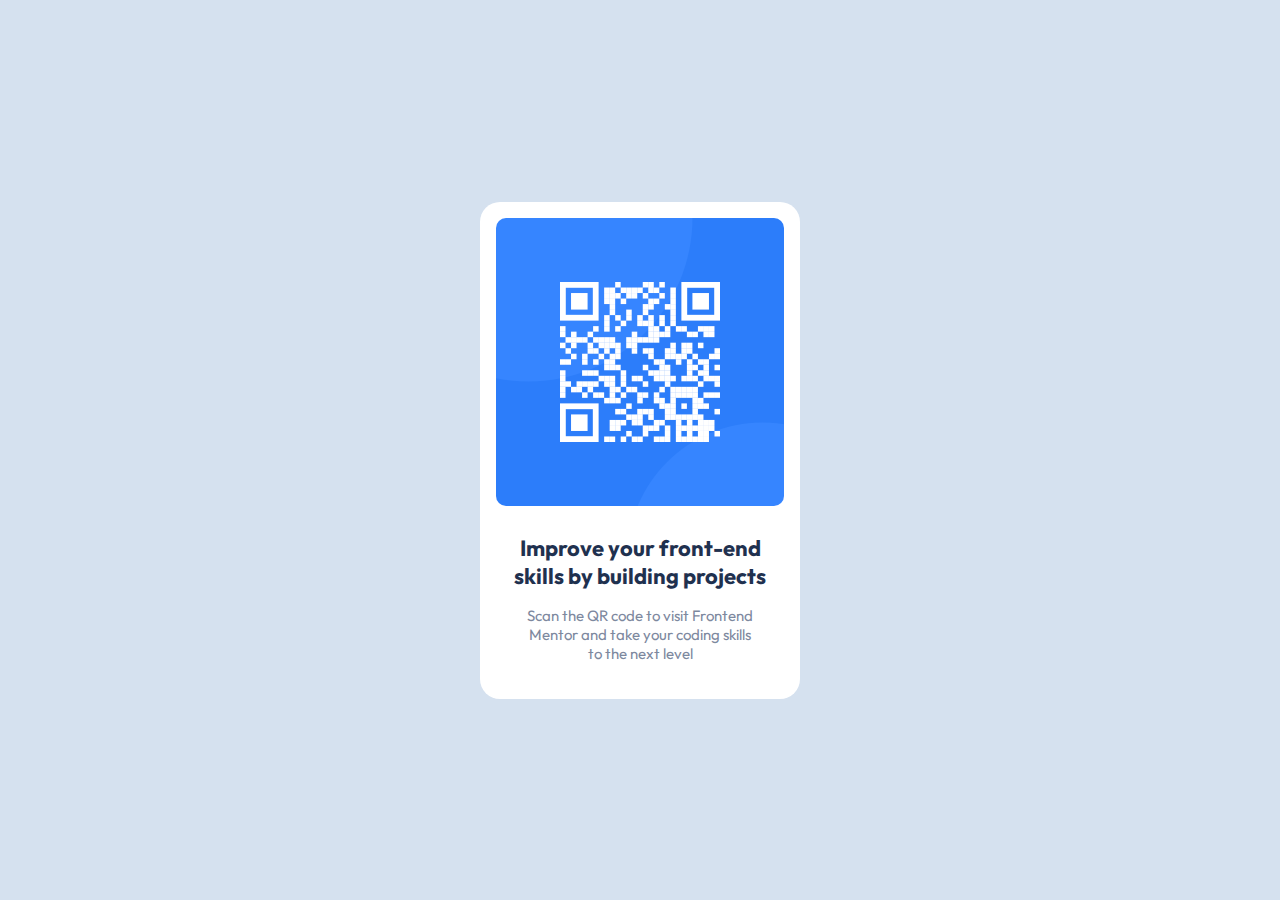
<file: 01.QR-code/index.html>
<!DOCTYPE html>
<html lang="en">
  <head>
    <link rel="stylesheet" href="style.css">
    <title>QR Code</title>
    <link rel="preconnect" href="https://fonts.googleapis.com"><link rel="preconnect" href="https://fonts.gstatic.com" crossorigin><link href="https://fonts.googleapis.com/css2?family=Outfit:wght@300;400;600&family=Red+Hat+Display:ital,wght@0,700;0,900;1,500&display=swap" rel="stylesheet">
  </head>
  <body>
    <div>
      <img src="./image-qr-code.png" />
      <h1>Improve your front-end <br> skills by building projects</h1>
      <p>
        Scan the QR code to visit Frontend <br> Mentor and take your coding skills <br> to
        the next level
      </p>
    </div>
  </body>
</html>
</file>
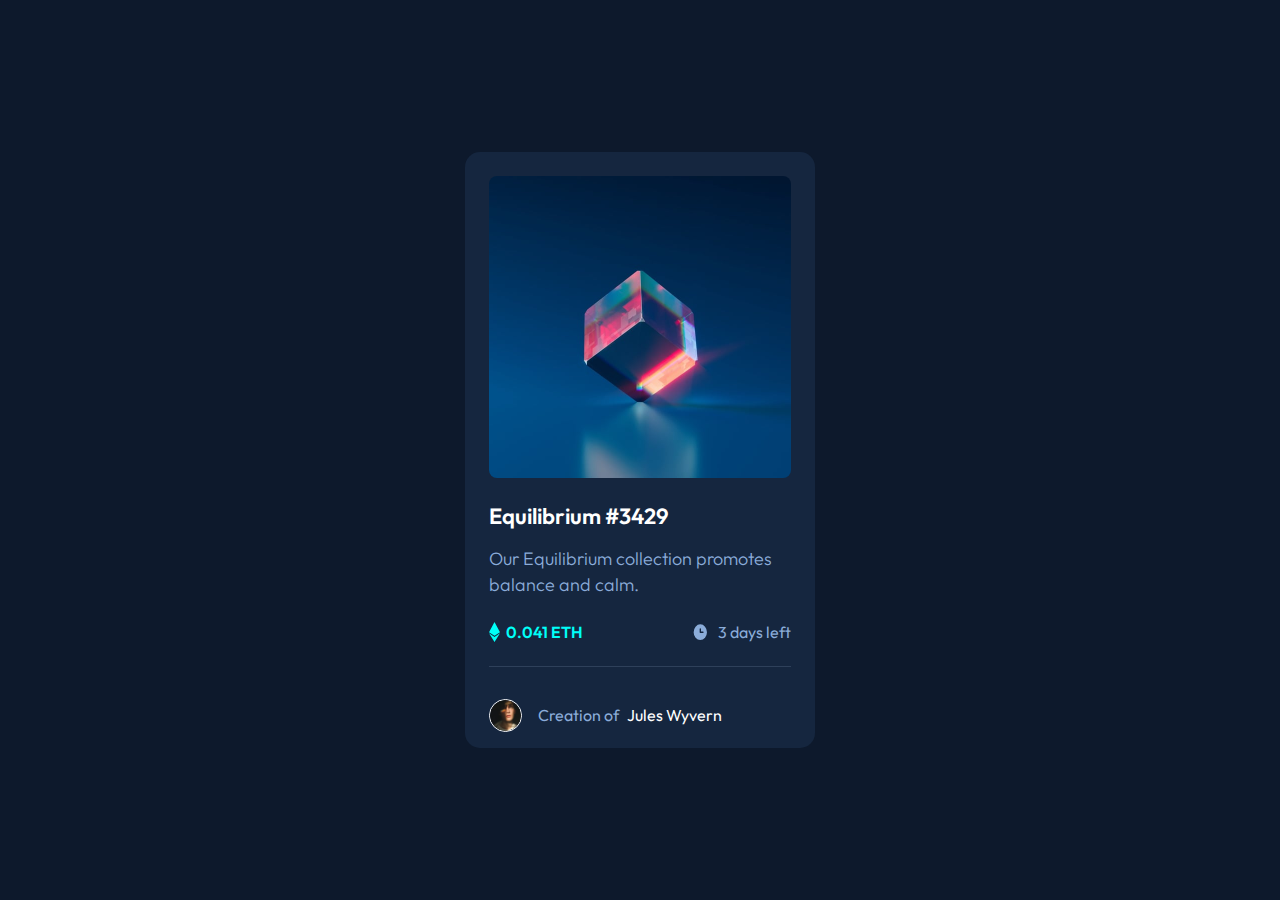
<file: 02.Etherium-card/index.html>
<!DOCTYPE html>
<html lang="en">
  <head>
    <link rel="stylesheet" href="style.css">
    <link rel="preconnect" href="https://fonts.googleapis.com"><link rel="preconnect" href="https://fonts.gstatic.com" crossorigin><link href="https://fonts.googleapis.com/css2?family=Outfit:wght@300;400;600&family=Red+Hat+Display:ital,wght@0,700;0,900;1,500&display=swap" rel="stylesheet">
  </head>
  <body>
    <div class="bigbox">

      <div class="imagediv">

      <img class="equilibrium" src="image/image-equilibrium.jpg" />
    </div>

      <h1>Equilibrium #3429</h1>
      <p>Our Equilibrium collection promotes balance and calm.</p>
      <div class="info-wrapper">
        <div class="nft">
          <img src="image/icon-ethereum.svg" alt="etherium icon">
          <span class="nfttext">
            0.041 ETH
          </span>
        </div>
        <div class="clock">
          <img src="image/icon-clock.svg" alt="clock icon">
          <span class="clocktext">
            3 days left
          </span>
        </div>
      </div>
      <div class="line"></div>
      <div class="lastbox">
        <img class="photo" src="image/image-avatar.png" />
        <span class="last">
          Creation of
          <span class="last2">
            Jules Wyvern
          </span>
        </span>
      </div>
    </div>
  </body>
</html>
</file>
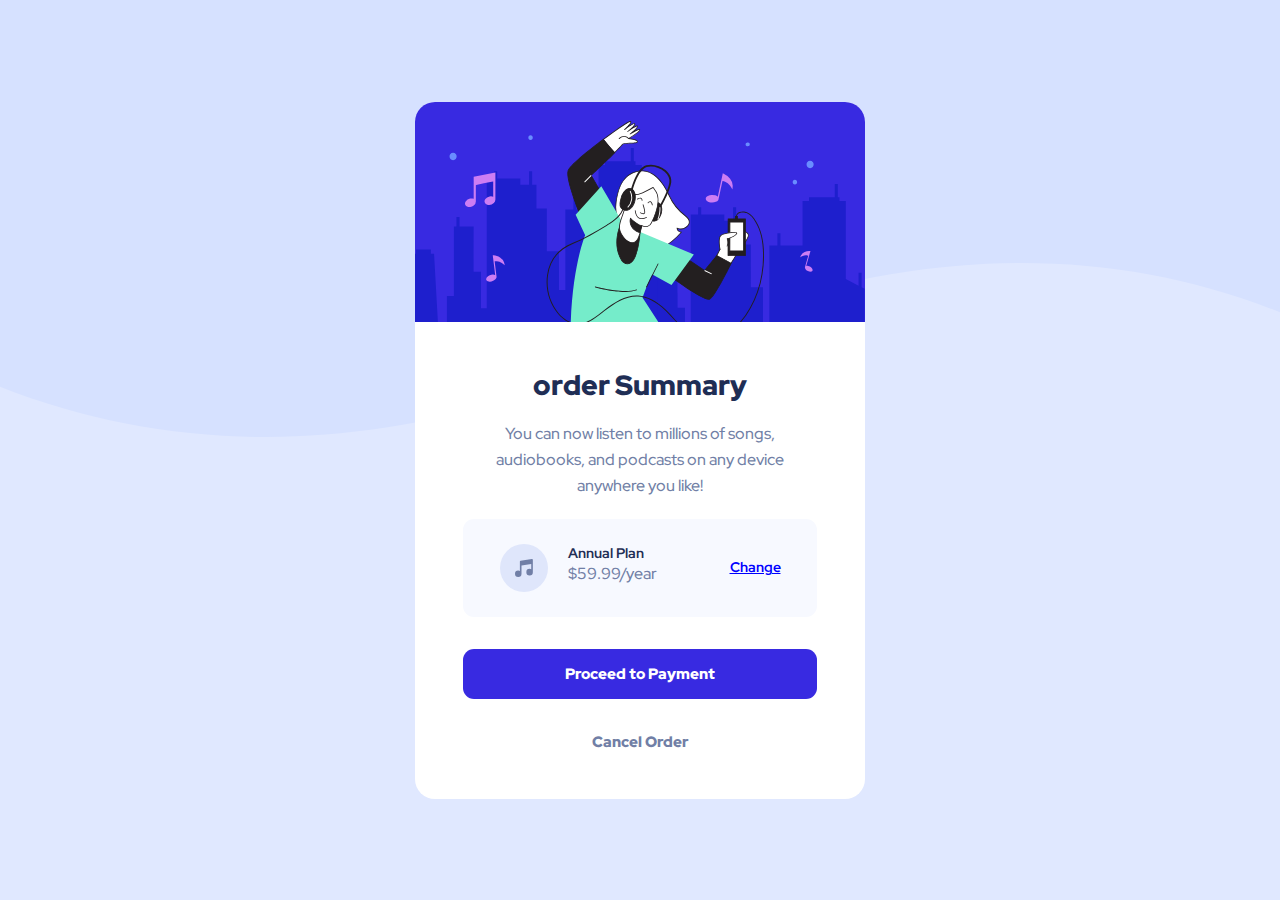
<file: 03.Order-summery/index.html>
<!DOCTYPE html>
<html lang="en">
  <head>
    <link rel="stylesheet" href="style.css">
    <meta charset="UTF-8" />
    <meta name="viewport" content="width=device-width, initial-scale=1.0" />
    <meta http-equiv="X-UA-Compatible" content="ie=edge" />
    <title>Order summary component</title>
    <link rel="preconnect" href="https://fonts.googleapis.com"><link rel="preconnect" href="https://fonts.gstatic.com" crossorigin><link href="https://fonts.googleapis.com/css2?family=Red+Hat+Display:ital,wght@0,700;0,900;1,500&display=swap" rel="stylesheet">
  </head>
  <body>
   
    <div class="mainbox">
      <img src="images/illustration-hero.svg" alt="image of girl">
  <h1>order Summary</h1>
  <p>
    You can now listen to millions of songs, <br> audiobooks, and podcasts on any
    device <br> anywhere you like!
  </p>
  <div class="boxformusic">
    <div class="musicboxlittle">
    <svg class="music" xmlns="http://www.w3.org/2000/svg" width="48" height="48"><g fill="none" fill-rule="evenodd"><circle cx="24" cy="24" r="24" fill="#DFE6FB"/><path fill="#717FA6" fill-rule="nonzero" d="M32.574 15.198a.81.81 0 00-.646-.19L20.581 16.63a.81.81 0 00-.696.803V26.934a3.232 3.232 0 00-1.632-.44A3.257 3.257 0 0015 29.747 3.257 3.257 0 0018.253 33a3.257 3.257 0 003.253-3.253v-8.37l9.726-1.39v5.327a3.232 3.232 0 00-1.631-.441 3.257 3.257 0 00-3.254 3.253 3.257 3.257 0 003.254 3.253 3.257 3.257 0 003.253-3.253V15.81a.81.81 0 00-.28-.613z"/></g></svg>
    <div class="musicboxlittle2">
    <span class="musicboxhead"><b>Annual Plan</b></span>
  <span class="musicboxhead2">$59.99/year</span>
</div>
</div>
<span class="change"><ins> Change </ins></span>
  </div>
  <button>Proceed to Payment</button>
  <div class="lastdiv"><span class="lastspan">Cancel Order</span>
</div>
</div>
  </body>
</html>
</file>
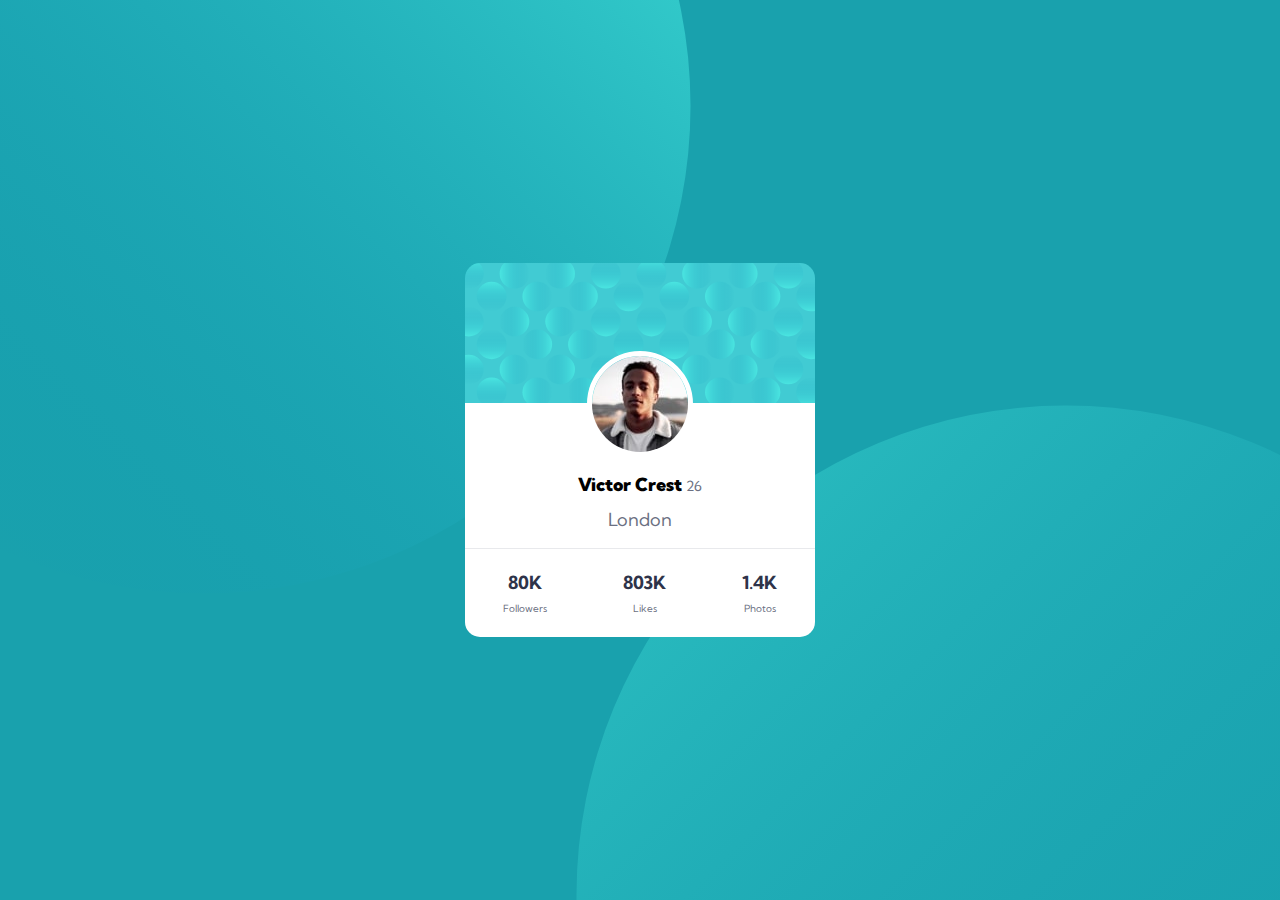
<file: 04.Profile-card/index.html>
<!DOCTYPE html>
<html lang="en">
<head>
  <meta charset="UTF-8">
  <meta name="viewport" content="width=device-width, initial-scale=1.0"> 
  <link rel="icon" type="image/png" sizes="32x32" href="./images/favicon-32x32.png">
  <title>Frontend Mentor | Profile card component</title>
  <link rel="preconnect" href="https://fonts.googleapis.com"><link rel="preconnect" href="https://fonts.gstatic.com" crossorigin><link href="https://fonts.googleapis.com/css2?family=Kumbh+Sans:wght@400;700&family=Outfit:wght@300;400;600&family=Red+Hat+Display:ital,wght@0,700;0,900;1,500&display=swap" rel="stylesheet">
  <link rel="stylesheet" href="style.css">
</head>
<body>
  <div class="mainbox">
    
    <div class="borderbox">
         
      <div class="picturefix">
      </div> 
   <img class="manpicture" src="./images/image-victor.jpg" alt="image of man">
         <div class="minibox1">
      <div class="victor26">
      <h1 class="victor"><b>Victor Crest</b></h1>
    <span class="age">26</span> 
  </div>
  <small class="city"> London </small>
</div>
</div>
<div class="countsbox">
<div class="countfollows">
 <b class="count">80K</b> 
 <span class="followers">Followers</span> 
</div>
<div class="countlikes">
 <b class="likescount">803K</b> 
 <span class="likes">Likes</span> 
</div>
<div class="countphotos">
 <b class="photoscount">1.4K</b> 
 <span class="photos">Photos</span> 
</div>
</div>
  </div>
</body>
</html>
</file>
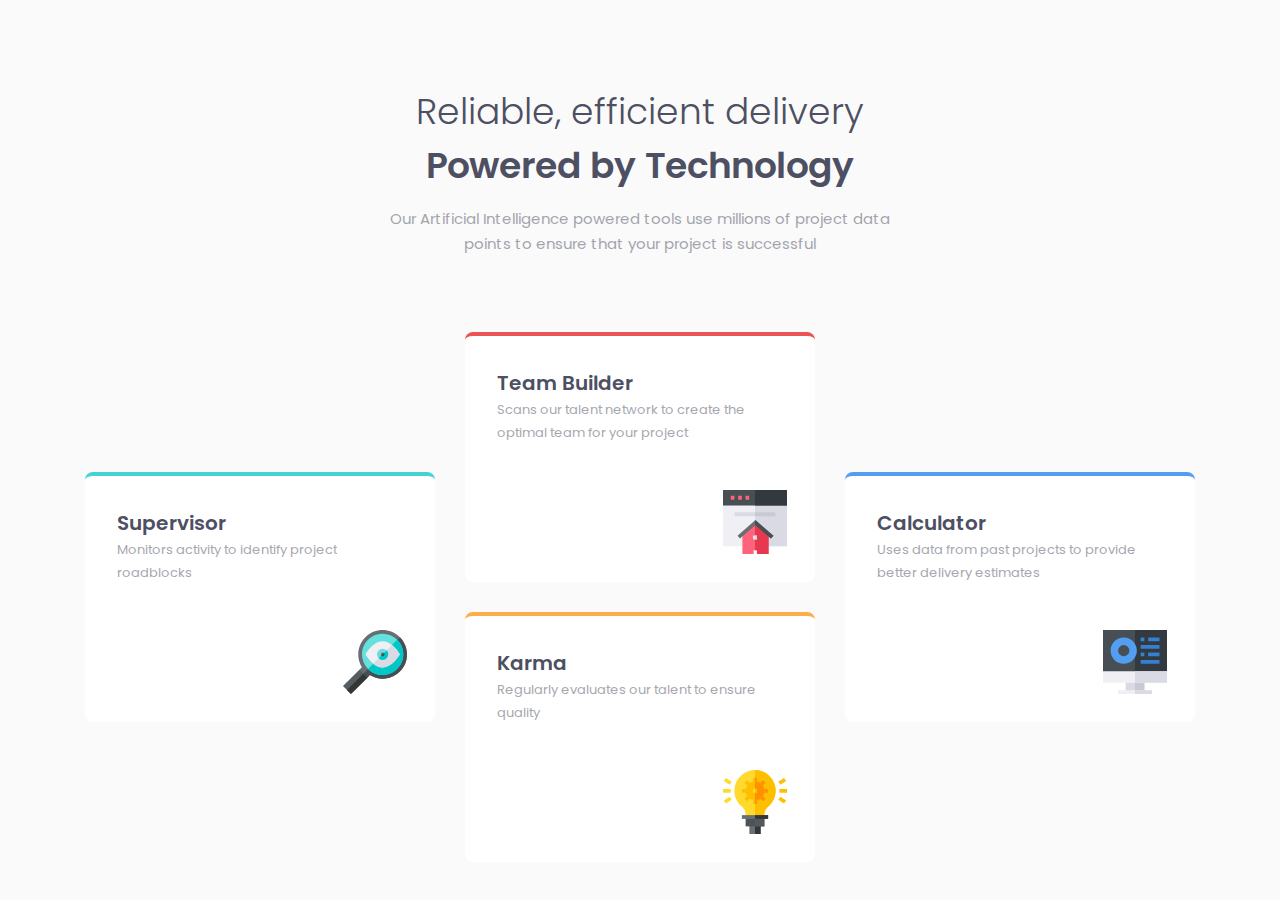
<file: 05-four-card.metho-two/index.html>
<!DOCTYPE html>
<html lang="en">
<head>
  <meta charset="UTF-8">
  <meta name="viewport" content="width=device-width, initial-scale=1.0"> 

  <link rel="icon" type="image/png" sizes="32x32" href="./images/favicon-32x32.png">
  <link rel="stylesheet" href="style.css">
  <title>Frontend Mentor | Four card feature section</title>
  <link rel="preconnect" href="https://fonts.googleapis.com">
  <link rel="preconnect" href="https://fonts.gstatic.com" crossorigin>
  <link href="https://fonts.googleapis.com/css2?family=Poppins:wght@300;400;600&display=swap" rel="stylesheet">
  <style>
  </style>
</head>
<body>
  <header>
    <h1 class="headerh1">Reliable, efficient delivery</h1>
    <h2 class="headerh2">Powered by Technology</h2>
    <p>Our Artificial Intelligence powered tools use millions of project data points to ensure that your project is successful</p>
  </header>
  <main>
    <div class="box" id="d-1" style="border-top: 4px solid #44d3d2">
      <h1 class="boxh1">Supervisor</h1>
      <p>Monitors activity to identify project roadblocks</p>
      <img src="images/icon-supervisor.svg" alt="icon" />
    </div>
    <div class="box" id="d-2" style="border-top: 4px solid #ea5454">
      <h1 class="boxh1">Team Builder</h1>
      <p>Scans our talent network to create the optimal team for your project</p>
      <img src="images/icon-team-builder.svg" alt="icon" />
    </div>

    <div class="box" id="d-3" style="border-top: 4px solid #fcae4a">
      <h1 class="boxh1">Karma</h1>
      <p>Regularly evaluates our talent to ensure quality</p>
      <img src="images/icon-karma.svg" alt="icon" />
    </div>
    <div class="box" id="d-4" style="border-top: 4px solid #549ef2">
      <h1 class="boxh1">Calculator</h1>
      <p>Uses data from past projects to provide better delivery estimates</p>
      <img src="images/icon-calculator.svg" alt="icon" />
    </div>

  </main>
</body>
</html>
</file>
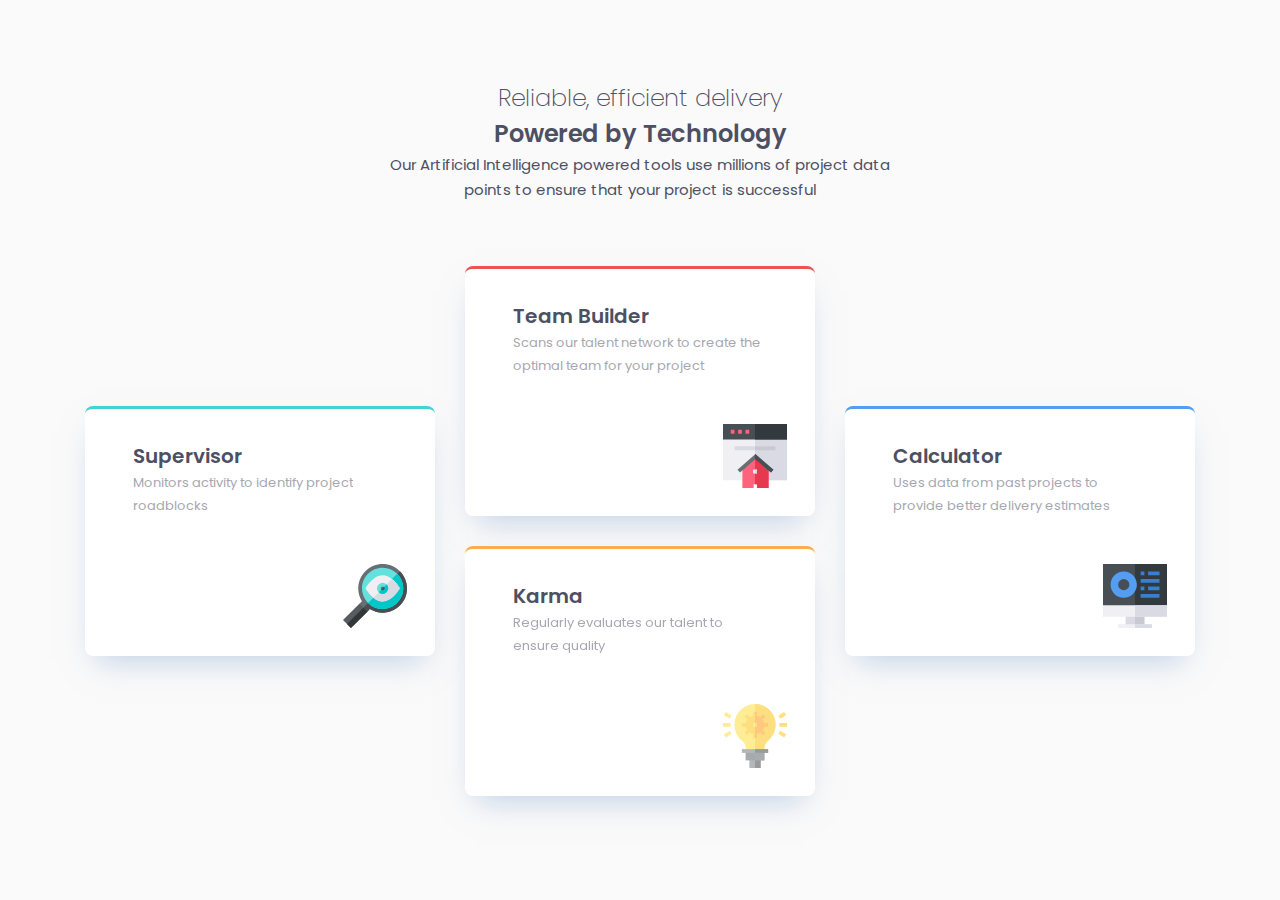
<file: 05.four-card/index.html>
<!DOCTYPE html>
<html lang="en">
<head>
  <meta charset="UTF-8">
  <meta name="viewport" content="width=device-width, initial-scale=1.0"> 

  <link rel="icon" type="image/png" sizes="32x32" href="./images/favicon-32x32.png">
  <link rel="stylesheet" href="style.css">
  <title>Frontend Mentor | Four card feature section</title>
  <link rel="preconnect" href="https://fonts.googleapis.com">
  <link rel="preconnect" href="https://fonts.gstatic.com" crossorigin>
  <link href="https://fonts.googleapis.com/css2?family=Poppins:wght@300;400;600&display=swap" rel="stylesheet">
  <style>
  </style>
</head>
<body>
  <header>
    <div class="minidivhead">
    <h1>
  Reliable, efficient delivery
</h1>
<h2>
  Powered by Technology
</h2>
<h3>
  Our Artificial Intelligence powered tools use millions of project data points 
  to ensure that your project is successful
</h3>
</div>
  </header>

<div class="main">
<div class="conteiner1">
<div class="miniconteiner">
  <h4>
  Supervisor
</h4>
<p class="conteiner1p">
  Monitors activity to identify project roadblocks
</p>
<img class="magnicifier" src="./images/icon-supervisor.svg" alt="magnicifier">
</div>
</div>

<div class="minibigdiv1">
<div class="conteiner2">
  <div class="miniconteiner">
  <h5>
  Team Builder
</h5>
<p class="conteiner2p">  
Scans our talent network to create the optimal team for your project
</p>
<img class="house" src="./images/icon-team-builder.svg" alt="icon-team-builder">
</div>
</div>


<div class="conteiner3">
  <div class="miniconteiner">
<h6>
  Karma
</h6>  
<p class="conteiner3p"> 
Regularly evaluates our talent to ensure quality
<img class="karma" src="./images/icon-karma.svg" alt="Karma">
</p>
</div>
</div>
</div>

<div class="conteiner4">
  <div class="miniconteiner">
  <span class="header"> 
  Calculator
</span>
<p class="conteiner4p">
  Uses data from past projects to provide better delivery estimates
</p>
<img class="calculator" src="./images/icon-calculator.svg" alt="Calculator">
</div>
</div>
</div>

</body>
</html>
</file>
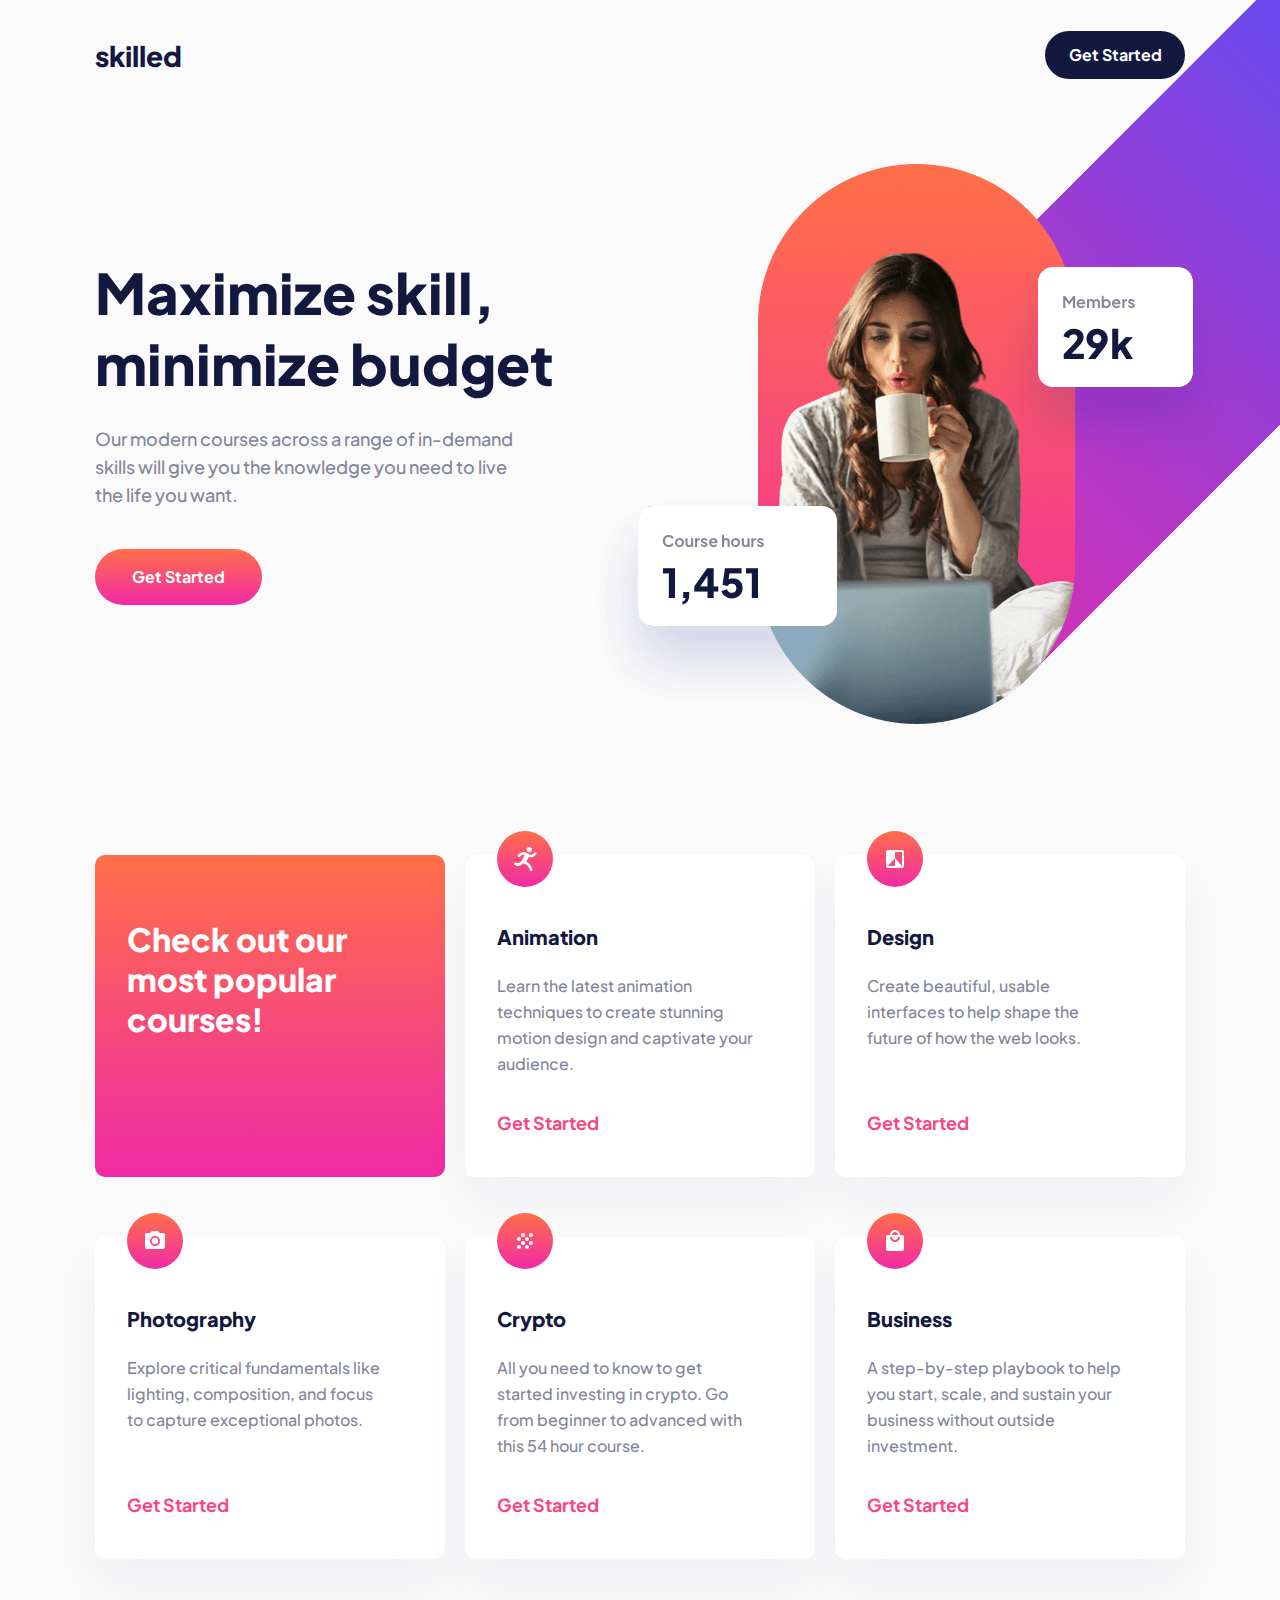
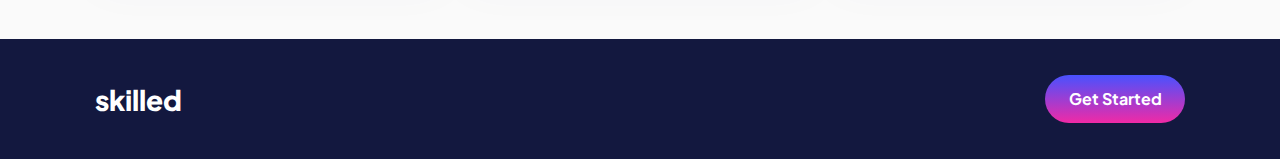
<file: 06.kiled-elearning/index.html>
<!DOCTYPE html>
<html lang="en">
<head>
  <meta charset="UTF-8">
  <meta name="viewport" content="width=device-width, initial-scale=1.0">
  <link rel="preconnect" href="https://fonts.googleapis.com">
  <link rel="preconnect" href="https://fonts.gstatic.com" crossorigin>
  <link href="https://fonts.googleapis.com/css2?family=Plus+Jakarta+Sans:wght@500;700;800&display=swap" rel="stylesheet">
  <link rel="icon" type="image/png" sizes="32x32" href="./assets/favicon-32x32.png">
  <link rel="stylesheet" href="style.css">
  <title>Frontend Mentor | Skilled e-learning landing page</title>
</head>
<body>
  <div class="maindiv">
    <header>
    <span class="skilled" style="font-weight: 800;
    font-size: 28px;
    line-height: 35px;
    color: #13183F;
    align-self: center ;"> skilled</span>
    <div class="getstarted1">
   <span style="font-weight: 700;
   font-size: 16px;
   line-height: 28px;
   color: #FFFFFF;">
    Get Started
  </span>
  </div>
</header>
  <h1>
    Maximize skill, minimize budget
  </h1>
  <h2>
    Our modern courses across a range of in-demand skills will give you the 
    knowledge you need to live the life you want.
  </h2>
  <div class="getstarted2">
  <span style="font-weight: 700;
  font-size: 16px;
  line-height: 26px;
  color: #FFFFFF;">
    Get Started
  </span>
</div>
<div class="divgirlimage">
    <img class="imageofgirl" src="./assets/image-hero-mobile.webp" alt="girl image">
  </div>
  <main>

  <div class="h3div">
  <h3>
    Check out our most popular courses!
  </h3>
  </div>
  <div class="box" id="box1">
    <img class="icon" src="./assets/icon-animation.svg" alt="">
  <h4>
    Animation
    </h4>
    <p>
    Learn the latest animation techniques to create stunning motion 
    design and captivate your audience.
  </p>
  <span class="boxspan"> 
    Get Started
  </span>
  </div>
  

  <div class="box" id="box2">
    <img class="icon" src="./assets/icon-design.svg" alt="">
    <h4>
    Design
  </h4> 
  <p>  
  Create beautiful, usable interfaces to help shape the future of 
    how the web looks.
  </p>
  <span class="boxspan"> 
    Get Started
  </span> 
  </div>
  <div class="box" id="box3">
    <img class="icon" src="./assets/icon-photography.svg" alt="">
  <h4>
    Photography
  </h4>
  <p>
    Explore critical fundamentals like lighting, composition, and focus 
    to capture exceptional photos.
  </p>
  <span class="boxspan">
  Get Started
  </span> 
  </div>
  
  <div class="box" id="box4">
    <img class="icon" src="./assets/icon-crypto.svg" alt="">
    <h4>
    Crypto
  </h4> 
  <p>
    All you need to know to get started investing in crypto. Go from beginner 
    to advanced with this 54 hour course.
  </p>
  <span class="boxspan">
  Get Started
  </span>
  </div>
  <div class="box" id="box5">
    <img class="icon" src="./assets/icon-business.svg" alt="">
  <h4>
    Business
  </h4> 
  <p>
    A step-by-step playbook to help you start, scale, and sustain your business 
    without outside investment.
  </p>
  <span class="boxspan">
    Get Started
  </span>
  </div>  
  </main>
</div>
  <div class="enddiv">
    <div class="end2">
  <span class="lastskilled" style="font-weight: 800;
  font-size: 28px;
  line-height: 35px;
  color: #ffffff;">skilled</span>
  <div class="lastdivsp">
  <span class="lastgetstarted" style="font-weight: 700;
  font-size: 16px;
  line-height: 28px;
  color:white">
    Get Started
  </span>
</div>
</div>
    </div>
</body>
</html>
</file>
<file: 01.QR-code/style.css>
* {
  margin: 0;
  padding: 0;
  font-family: 'Outfit';
  }
body {
    background-color: #d5e1ef;
    height: 100vh;
    display: flex;
    justify-content: center;
    align-items: center;
    text-align: center;
  }
  div {
    width: 320px;
    height: 497px;
    background-color: #ffffff;
    border-radius: 20px;
    padding: 16px;
    box-sizing: border-box;
  }
  img {
    max-width: 100%;
    border-radius: 10px;
  }
  h1 {
    padding-top: 24px;
    font-weight: 700;
    font-size: 22px;
    line-height: 28px;
    color: #1f314f;
  }
  p {
    padding-top: 16px ;
    color: #7d889e;
    font-size: 15px;
    font-weight: 400;
    line-height: 19px;

  }
</file>
<file: 02.Etherium-card/style.css>
* {
  margin: 0;
  padding: 0;
  box-sizing: border-box;
  }
img {
    max-width: 100%;
    border-radius: 8px;
  }
  body {
    background-color: #0d192c;
    height: 100vh;
    display: flex;
    justify-content: center;
    align-items: center;
  }
  .bigbox {
    box-sizing: box-border;
    width: 350px;
    height: 596px;
    background-color: #15263f;
    border-radius: 15px;
    padding: 24px;
    flex-shrink: 0;
  }
  h1 {
    color: #ffffff;
    font-family: 'Outfit';
    font-weight: 600;
    font-size: 22px;
    line-height: 28px;
    margin-top: 24px;
  }
  p {
    color: #8bacd9;
    font-family: 'Outfit';
    font-weight: 300;
    font-size: 18px;
    line-height: 26px;
    margin-top: 16px;
  }
  .info-wrapper {
    display: flex;
    align-items: center;
    justify-content: space-between;
    margin-top: 24px;
  }
  .feral1 {
    color: #8bacd9;
  }
  .nfttext {
    color: #00fff8;
    padding-left: 6.48px;
    font-family: 'Outfit';
    font-weight: 600;
    font-size: 16px;
    line-height: 20px;
  }
  .nft {
    display: flex;

  }
  .clock {
    display: flex;

  }
  .clocktext {
    color: #8bacd9;
    padding-left: 9.03px;
    font-family: 'Outfit';
    font-weight: 400;
    font-size: 16px;
    line-height: 20px;

  }
  .line {
    width: 100%;
    height: 1px;
    background-color: red;
    flex-wrap: wrap;
    margin-top: 24px;
    background: #2e405a;
  }
  .last {
    font-family: 'Outfit';
    color: #8bacd9;
    padding-top: 22px;
    font-weight: 400;
    font-size: 16px;
    line-height: 20px;

  }
  .last2 {
    font-family: 'Outfit';
    padding-left: 5px;
    font-weight: 400;
    font-size: 16px;
    line-height: 20px;
    color: #ffffff;
  }
  .photo {
    width: 33px;
    height: 33px;
    margin-top: 16px;
    margin-right: 16px;
    border: 1px solid #ffffff;
    border-radius: 50%;
  }
  .iconview {
    display: none;
  }
  .lastbox {
    display: flex;
    align-content: center;
    margin-top: 16px;
  }            
  .imagediv {
    position: relative;
  }        
  .equilibrium {
    display: block;
  }                
  .imagediv:hover:after{
    position: absolute;
    display: flex;
    justify-content: center;
    align-items: center;
    content: url("./image/icon-view.svg");
    width: 100%;
    height: 100%;
    border-radius: 8px;
    background-color: hsla(178, 100%, 50%, 0.349);
    top: 0px;
    transition: opacity 2s;
  }                
  h1:hover {
    color: #00FFF8;
    cursor: pointer;
  }     
  .last2:hover {
    color: #00FFF8;
    cursor: pointer;
  }
  @media only screen and (max-width: 375px){
    .bigbox {
      width: 327px;
    }
  }
</file>
<file: 03.Order-summery/style.css>
* {
  margin: 0;
  padding: 0;
  font-family: 'Red Hat Display', sans-serif;
  box-sizing: border-box;
  }
body {  
  background: #E0E8FF;
  display: flex;
  align-items: center;
  justify-content: center;
  text-align: center;
  background-image: url("./images/pattern-background-desktop.svg");
  background-position: top;
  background-repeat: no-repeat;
  min-height: 100vh;
}
.mainbox {
  width: 450px;
  height: 697px;
  display: flex;
  border-radius: 20px;
  background: #FFFFFF;
  flex-direction: column;
  align-items: center;
}
img {
  width: 450px;
  height: 220px;
  border-top-left-radius: 20px;
  border-top-right-radius: 20px;
}
h1 {
    padding-top: 45px;
    font-weight: 900;
    font-size: 28px;
    line-height: 37px;
    color: #1f2e55;
    
  }
p {
  padding-top: 17px;
  font-weight: 500;
  font-size: 16px;
  line-height: 26px;
  color: #717fa6;
}
.boxformusic {
  margin-top: 20px;
  display: flex;
  width: 354px;
  height: 98px;
  background: #F7F9FF;
  border-radius: 11px;
  justify-content: space-around;
}
.music {
  display: flex;
  
  align-self: center;
} 
.musicboxhead {
  width: fit-content;
  font-size: 14px;
  line-height: 19px;
  color: #1F2E55;
}
.musicboxhead2 {
  width: fit-content;
  font-weight: 500;
  font-size: 16px;
  line-height: 21px;
  color: #717FA6;
}
.musicboxlittle {
  align-self: center;
  display: flex;
  
}
.musicboxlittle2 {
  display: flex;
  flex-direction: column;
  margin-left: 20px ;
}
.change {
  align-self: center;
  color: blue;
  font-weight: 700;
  font-size: 14px;
  line-height: 19px;
}
.change:hover {
  color: #766CF1;
  cursor:pointer;
}

button{
  color: #FFFFFF;
  font-weight: 900;
  font-size: 15px;
  line-height: 20px;
  border-radius: 11px;
  background: #382AE1;
  border: #382AE1;
  width: 354px;
  height: 50px;
  margin-top: 32px;
}
button:hover {
  background: #766CF1;
  cursor:pointer;
}
.lastdiv {
  color: #717FA6;
  margin-top: 32px;
}
.lastspan {
  font-weight: 900;
  font-size: 15px;
  line-height: 20px;
}
.lastspan:hover {
  font-weight: 900;
  font-size: 15px;
  line-height: 20px;
  color: #1F2E55;
  cursor:pointer;
}
@media only screen and (max-width: 375px) {
  .musicboxhead {
    font-weight: 900;
font-size: 14px;
line-height: 19px;
  }
  .musicboxhead2 {
    font-weight: 500;
font-size: 14px;
line-height: 19px;
  }
  .change {
    font-weight: 700;
font-size: 13px;
line-height: 17px;
  }
  .boxformusic {
    width: 279px;
  }
  h1 {
    font-weight: 900;
    font-size: 22px;
    line-height: 29px;
  }
  p {
    font-weight: 500;
    font-size: 15px;
    line-height: 25px;
  }
  img {
    width: 327px;
  }
  .mainbox {
    width: 327px;
  }
  button {
    width: 279px;
    font-weight: 900;
font-size: 15px;
line-height: 20px;
  }
   .lastspan {
    font-weight: 900;
font-size: 15px;
line-height: 20px;
   }
}
</file>
<file: 04.Profile-card/style.css>
* {
margin: 0px;
padding: 0px;
font-family: 'Kumbh Sans';
background-repeat: no-repeat;
}
body {
    
    background-image: url("./images/bg-pattern-top.svg"), url("./images/bg-pattern-bottom.svg");
    background-position: calc(-46vw + 100%) calc(-34vh + 100%), 45vw 45vh;
    background-color: #19a1ad;
    display: flex;
    justify-content: center;
    align-items: center;
    text-align: center;
    height: 100vh;
}
.mainbox {
    background-image: url("./images/bg-pattern-card.svg");
    background-size: 350px 140px;
    width: 350px;
    height: 374px;
    border-radius: 15px;
    background-color: white;
}
.manpicture {
    border-radius: 50%;
    border: 5px solid #FFFFFF;
    align-self: center;
}
.borderbox {
    height: 285px;
    width: 350px;
    border-bottom: 1px solid #E8E9EC;
    display: flex;
    justify-content: center;
    flex-direction: column;
}
.victor {
    display: inline;
    font-weight: 700;
    font-size: 18px;
    line-height: 22px;
}
.age {
    font-weight: 400;
    font-size: 14px;
    line-height: 17px;
    color: #6B7082;
}
.city {
    font-weight: 400;
    font-size: 18px;
    line-height: 22px;
    color: #6B7082;
    margin-top: 13px;
}
.count {
    font-weight: 700;
    font-size: 18px;
    line-height: 22px;
    color: #2E3349;
    
}
.followers {
    font-weight: 400;
    font-size: 10px;
    line-height: 12px;
    color: #6B7082;
    margin-top: 9px;
}
.likescount {
    font-weight: 700;
    font-size: 18px;
    line-height: 22px;
    color: #2E3349;
    
}
.likes {
    font-weight: 400;
    font-size: 10px;
    line-height: 12px;
    color: #6B7082;
    margin-top: 9px;
}
.photoscount {
    font-weight: 700;
    font-size: 18px;
    line-height: 22px;
    color: #2E3349;
    
}
.photos {
    font-weight: 400;
    font-size: 10px;
    line-height: 12px;
    color: #6B7082;
    margin-top: 9px;
}
.countsbox {
    height: 88px;
    display: flex;
    justify-content: space-around;
    align-items: center;
}
.countfollows {
    display: flex;
    flex-direction: column;
    
}
.countphotos {
    display: flex;
    flex-direction: column;
        
}
.countlikes {
    display: flex;
    flex-direction: column;
        
}
.minibox1 {
    display: flex;
    justify-content: center;
    align-items: center;
    flex-direction: column;
    height: 145px;
    width: 350px;
}
.picturefix {
    width: 350px;
    height: 140px;

}
@media only screen and (max-width: 375px) {
    .mainbox {
      width: 326px;
    }
    .borderbox {
        width: 326px;
    }
  }
</file>
<file: 05-four-card.metho-two/style.css>
* {
  margin: 0px;
  padding: 0px;
  box-sizing: border-box;
  font-family: poppins, sans-serif;
}
body {
    background: #fafafa;
    display: flex;
    flex-direction: column;
    justify-content: center;
    align-items: center;
}
img {
  position: absolute;
  right: 28px;
  bottom: 28px;
}
main {
  margin-top: 76px;
}
p {
  font-weight: 400;
  font-size: 13px;
  line-height: 23px;
  opacity: 0.5;
  color: #4D4F62;
  
}
.boxh1 {
  font-weight: 600;
font-size: 20px;
line-height: 30px;
color: #4D4F62;

}
.headerh1 {
  font-weight: 300;
  font-size: 24px;
  line-height: 36px;
color: #4D4F62;
}
.headerh2 {
  font-weight: 600;
  font-size: 24px;
  line-height: 36px;
color: #4D4F62;
}
header > p{
  margin-left: 0px;
  margin-top: 13px;
  font-weight: 400;
  font-size: 15px;
  line-height: 25px;
}
header {
  width: 311px;
  margin-top: 85px;
  text-align: center;
}
.box {
  width: 311px;
  height: 222px;
  background-color: #ffffff;
  position: relative;
  border-radius: 8px;
  padding: 32px;
}
#d-2,#d-3,#d-4{
  margin-top: 25px;
}

@media only screen and (min-width:1200px){
  .headerh1{
    font-weight: 300;
    font-size: 36px;
    line-height: 54px;
  }
  .headerh2{
    font-weight: 600;
    font-size: 36px;
    line-height: 54px;
  }
  #d-2,#d-3,#d-4{
    margin-top: 0px;
  }
  header {
    width: 540px;
    text-align: center;
  }
  .box {
    
    width: 350px;
    height: 250px;
  }

  #d-1{
    grid-row: 1/3;
    align-self: center;
  }
  #d-4{
    grid-column: 3/3;
    grid-row: 1/3;
    align-self: center;
  }
  main{
    display: grid;
    grid-template-columns: repeat(3,350px);
    gap: 30px;
  }
}
</file>
<file: 05.four-card/style.css>
* {
  margin: 0px;
  padding: 0px;
  box-sizing: border-box;
  font-family: poppins, sans-serif;
}
body {
    background: #FAFAFA;
    display: flex;
    flex-direction: column;
    justify-content: center;
    align-items: center;
}
header {
    display: flex;
    justify-content: center;
    align-items: center;
    flex-direction: column;
    width: 311px;
    text-align: center;
}
.conteiner1 {
    position: relative;
    margin-top: 76px;
    border-radius: 8px;
    width: 311px;
    height: 222px;
    background: #FFFFFF;
    display: flex;
    justify-content: center;
    border-top: 3.55px #44D3D2 solid;
    box-shadow: 0px 15px 30px -11px rgba(131, 166, 210, 0.5);
}
.conteiner2 {
    position: relative;
    margin-top: 25px;
    border-radius: 8px;
    width: 311px;
    height: 222px;
    background: #FFFFFF;
    display: flex;
    justify-content: center;
    border-top: 3.55px #EA5454 solid;
    box-shadow: 0px 15px 30px -11px rgba(131, 166, 210, 0.5);
}
.conteiner3 {
    position: relative;
    margin-top: 25px;
    border-radius: 8px;
    width: 311px;
    height: 222px;
    background: #FFFFFF;
    display: flex;
    justify-content: center;
    border-top: 3.55px #FCAE4A solid;
    box-shadow: 0px 15px 30px -11px rgba(131, 166, 210, 0.5);
}
.conteiner4 {
    position: relative;
    margin-top: 25px;
    border-radius: 8px;
    width: 311px;
    height: 222px;  
    background: #FFFFFF;
    display: flex;
    justify-content: center;
    border-top: 3.55px #549EF2 solid;
    box-shadow: 0px 15px 30px -11px rgba(131, 166, 210, 0.5);
}
.miniconteiner {
    width: 254px;
    margin-top: 32px;
}
h1 {
    font-weight: 275;
    font-size: 24px;
    line-height: 36px;
    color: #4D4F62;
    
}
h2 {
    color: #4D4F62;
    font-weight: 600;
    font-size: 24px;
    line-height: 36px;
    
}
h3 {
    color: #4D4F62;
    font-weight: 400;
    font-size: 15px;
    line-height: 25px;
    
}
h4 {

    font-weight: 600;
    font-size: 20px;
    line-height: 30px;
    color: #4D4F62;

}
h5 {

    font-weight: 600;
    font-size: 20px;
    line-height: 30px;
    color: #4D4F62;

}
h6 {

    font-weight: 600;
    font-size: 20px;
    line-height: 30px;
    color: #4D4F62;

}
.header {
    
    font-weight: 600;
    font-size: 20px;
    line-height: 30px;
    color: #4D4F62;

}
p {
    color: #4D4F62;
    font-weight: 400;
    font-size: 13px;
    line-height: 23px;
    opacity: 0.5;
}
img {
    position: absolute;
    right: 28px;
    bottom: 28px;
}
.minidivhead {
    margin-top: 85px;
}
@media only screen and (min-width:1115px){
    body{
        display: flex;
        flex-direction: column;
        justify-content: flex-start;
        align-items: center;
    }
    .minidivhead{
        width: 540px;
        margin: 0px;
    }
    header{
        width: 100%;
        margin-top: 80px;
    }
    .bigconteiner1{
        height: 922px;
    }
    .main{
        width: 100%;
        margin-top: 64px;
        display: flex;
        justify-content: center;
        align-items: center;
    }
    .minibigdiv{
        display: flex;
        flex-direction: column;
    }
    .conteiner1 {
        width: 350px;
        height: 250px;
        margin: 0px;
        margin-right: 30px;       
    }
    .conteiner2 {
        width: 350px;
        height: 250px;
        margin: 0px;
    }
    .conteiner3 {
        width: 350px;
        height: 250px;
        margin: 0px;
        margin-top: 30px;
    }
    .conteiner4 {
        width: 350px;
        height: 250px;
        margin: 0px;
        margin-left: 30px;  
    }
}
</file>
<file: 06.kiled-elearning/style.css>
*{
    margin: 0px;
    padding: 0px;
    box-sizing: border-box;
    font-family: 'Plus Jakarta Sans',sans-serif;
}
body{
    background-color: #fafafa;
    display: flex;
    flex-direction: column;
    justify-content: center;
    align-items: center;
}
.maindiv{
    display: flex;
    flex-direction: column;
    align-items: center;
    width: 343px;
}
header{
    display: flex;
    justify-content: space-between;
    width: 100%;
}
.getstarted1{
    width: 140px;
    background: #13183F;
    border-radius: 28px;
    height: 48px;
    display: flex;
    justify-content: center;
    align-items: center;
    margin-top: 31px;
}
.skilled{
    align-self: flex-start;
    width: 89px;
    margin-top: 31px;
}
.getstarted2{
    background: linear-gradient(180deg, #FF6F48 0%, #F02AA6 100%);
    border-radius: 31.5px;
    width: 167px;
    height: 56px;
    display: flex;
    justify-content: center;
    align-items: center;
    margin-top: 24px;
    align-self: flex-start;
}
h1{
    font-weight: 800;
    font-size: 40px;
    line-height: 50px;
    color: #13183F;
    margin-top: 38px;
    width: 390px;
    align-self: flex-start;
}
h2{
    font-weight: 500;
    font-size: 16px;
    line-height: 26px;
    color: #83869A;
    margin-top: 26px;
    width: 343px;
    align-self: flex-start;
}
h3{
    font-weight: 800;
    font-size: 24px;
    line-height: 32px;
    color: #FFFFFF;
    width: 286px;
}
.h3div{
    width: 343px;
    height: 120px;
    background: linear-gradient(180deg, #FF6F48 0%, #F02AA6 100%);
    border-radius: 10px;
    display: flex;
    align-items: center;
    justify-content: center;
}
h4{
    font-weight: 800;
    font-size: 20px;
    line-height: 25px;
    color: #13183F;
    margin-top: 27px;
    margin-left: 28px;
}
.box{
    background: #FFFFFF;
    box-shadow: 0px 25px 50px rgba(6, 22, 141, 0.0442381);
    border-radius: 10px;
    width: 343px;
    height: 259px;
    margin-top: 40px;
    position: relative;
    display: flex;
    flex-direction: column;
    justify-content: flex-end;
}
p{
    font-weight: 500;
    font-size: 16px;
    line-height: 26px;
    color: #83869A;
    margin-top: 16px;
    margin-left: 28px;
    margin-bottom: 24px;
}
.boxspan{
    font-weight: 700;
    font-size: 18px;
    line-height: 28px;  
    color: #F74780;
    margin-left: 28px;
    margin-bottom: 32px;
}
.divgirlimage{
    width: 327px;
    height: 301px;
    display: flex;
    justify-content: center;
    align-items: center;
    margin-top: 46px;
}
.imageofgirl{
    width: 100%;
}
.icon{
    position: absolute;
    top: -24px;
}
.enddiv{
    align-self: flex-end;
    height: 120px;
    background: #13183F;
    margin-top: 80px;
    width: 100%;
    display: flex;
    justify-content: center;
    align-items: center;
}
.end2{
    display: flex;
    justify-content: space-between;
    align-items: center;
    width: 343px;
}
.lastdivsp{
    background: linear-gradient(180deg, #4851FF 0%, #F02AA6 100%);
    border-radius: 28px;
    width: 140px;
    height: 48px;
    display: flex;
    justify-content: center;
    align-items: center;
}
.icon{
    left: 28px;
}
@media only screen and (min-width:768px){
    .divgirlimage{
        display: none;
    }
    body{
        
        background-image: url("./assets/image-hero-tablet.png");
        background-repeat: no-repeat;
        background-position: right -250px top -50px;
    }
    .maindiv{
        width: 700px;
        padding: 0px;
    }
    .skilled{
        font-weight: 800;
        font-size: 36px;
        line-height: 45px;
    }
    .getstarted1{
        font-weight: 700;
        font-size: 18px;
        line-height: 28px;
        display: flex;
        align-items: center;
    }
    h1{
        font-weight: 800;
        font-size: 40px;
        line-height: 50px;
        width: 400px;
        margin-top: 105px;
    }
    h2{
        width: 400px;
        font-weight: 500;
        font-size: 16px;
        line-height: 26px;
    }
    h3{
        font-weight: 800;
        font-size: 24px;
        line-height: 32px;
        align-self: flex-start;
        margin-top: 56px;
    }
    .h3div{
        width: 339px;
        height: 259px;
        align-self: flex-end;
    }
    h4{
        font-weight: 800;
        font-size: 20px;
        line-height: 25px;
        margin-left: 32px;
    }
    .getstarted2{
        font-weight: 700;
        font-size: 18px;
        line-height: 28px;
    }
    .box{
        width: 340px;
        height: 259px;
    }
    main{
        display: flex;
        flex-wrap: wrap;
        margin-top: 210px;
        gap: 20px;
        width: 100%;
    }
    .lastgetstarted{
        font-weight: 800;
        font-size: 36px;
        line-height: 45px;
    }
    .icon{
        left: 32px;
    }
    p{
        font-weight: 500;
        font-size: 16px;
        line-height: 26px;
        width: 286px;
        margin-left: 32px;
    }
    .boxspan{
        font-weight: 700;
        font-size: 18px;
        line-height: 28px;
        margin-left: 32px;
        margin-bottom: 32px;
    }
    .lastskilled{
        font-weight: 800;
        font-size: 36px;
        line-height: 45px;
    }
    .end2{
        width: 700px;
    }
    @media only screen and (min-width:1115px) {
        .maindiv{
            width: 1090px ;
            background-image: none;
        }
        body{
            background-image: url("./assets/image-hero-desktop.png");
            background-repeat: no-repeat;
            background-position: right -350px top -150px;
        }
        h1{
            font-weight: 800;
            font-size: 56px;
            line-height: 71px;
            width: 520px;
            margin-top: 178px;
        }
        h2{
            font-weight: 500;
            font-size: 18px;
            line-height: 28px;
            margin-left: 0px;
            width: 430px;
        }
        h3{
            font-weight: 800;
            font-size: 32px;
            line-height: 40px;
            width: 286px;
            margin-top: 64px;
        }
        .h3div{
            width: 350px;
            height: 322px;
        }
        .getstarted2{
            margin-top: 40px;
            margin-left: 0px;
        }
        .getstarted1{
            font-weight: 700;
            font-size: 18px;
            line-height: 28px;
            margin-right: 0px;
        }
        .skilled{
            font-weight: 800;
            font-size: 36px;
            line-height: 45px;
            margin-left: 0px;
        }
        .box{
            width: 350px;
            height: 322px;
        }
        p{
            margin-top: 24px;
            margin-bottom: 24px;
            width: 256px;
            height: 112px;
        }
        main{
            justify-content: center;
        }
        .boxspan{
            margin-bottom: 40px;
        }
        .end2{
            width: 1090px;
        }
    }
}
</file>
